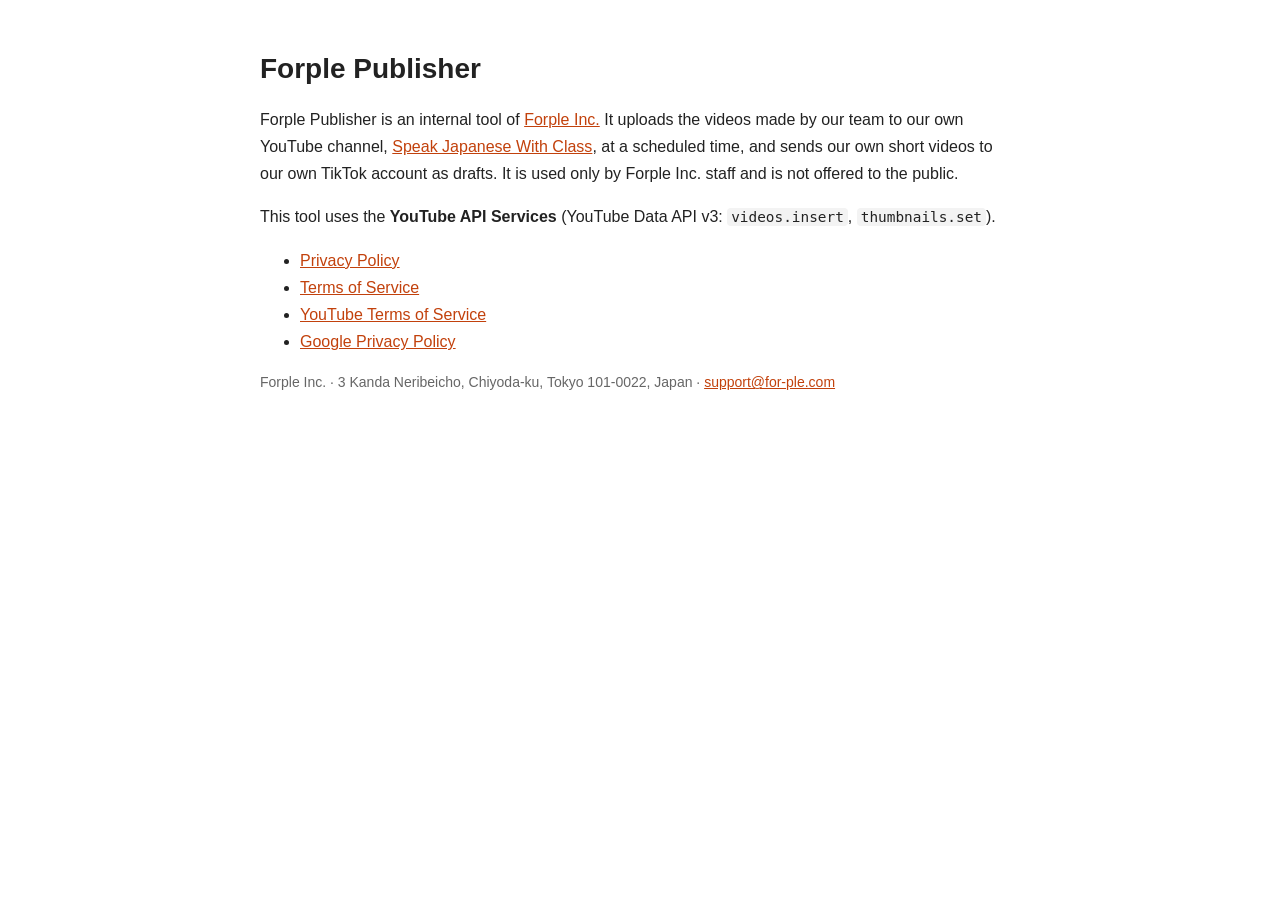
<file: forple-publisher/index.html>
<!doctype html>
<html lang="en">
<head>
<meta charset="utf-8">
<meta name="viewport" content="width=device-width, initial-scale=1">
<title>Forple Publisher</title>
<link rel="stylesheet" href="style.css">
</head>
<body>
<main>
<h1>Forple Publisher</h1>
<p>Forple Publisher is an internal tool of <a href="https://www.for-ple.com">Forple Inc.</a> It uploads the videos made by our team to our own YouTube channel, <a href="https://www.youtube.com/channel/UCQ0pbuGUclSQ4vWCokU-FYg">Speak Japanese With Class</a>, at a scheduled time, and sends our own short videos to our own TikTok account as drafts. It is used only by Forple Inc. staff and is not offered to the public.</p>
<p>This tool uses the <strong>YouTube API Services</strong> (YouTube Data API v3: <code>videos.insert</code>, <code>thumbnails.set</code>).</p>
<ul>
<li><a href="privacy.html">Privacy Policy</a></li>
<li><a href="terms.html">Terms of Service</a></li>
<li><a href="https://www.youtube.com/t/terms">YouTube Terms of Service</a></li>
<li><a href="https://policies.google.com/privacy">Google Privacy Policy</a></li>
</ul>
<p class="meta">Forple Inc. · 3 Kanda Neribeicho, Chiyoda-ku, Tokyo 101-0022, Japan · <a href="mailto:support@for-ple.com">support@for-ple.com</a></p>
</main>
</body>
</html>
</file>
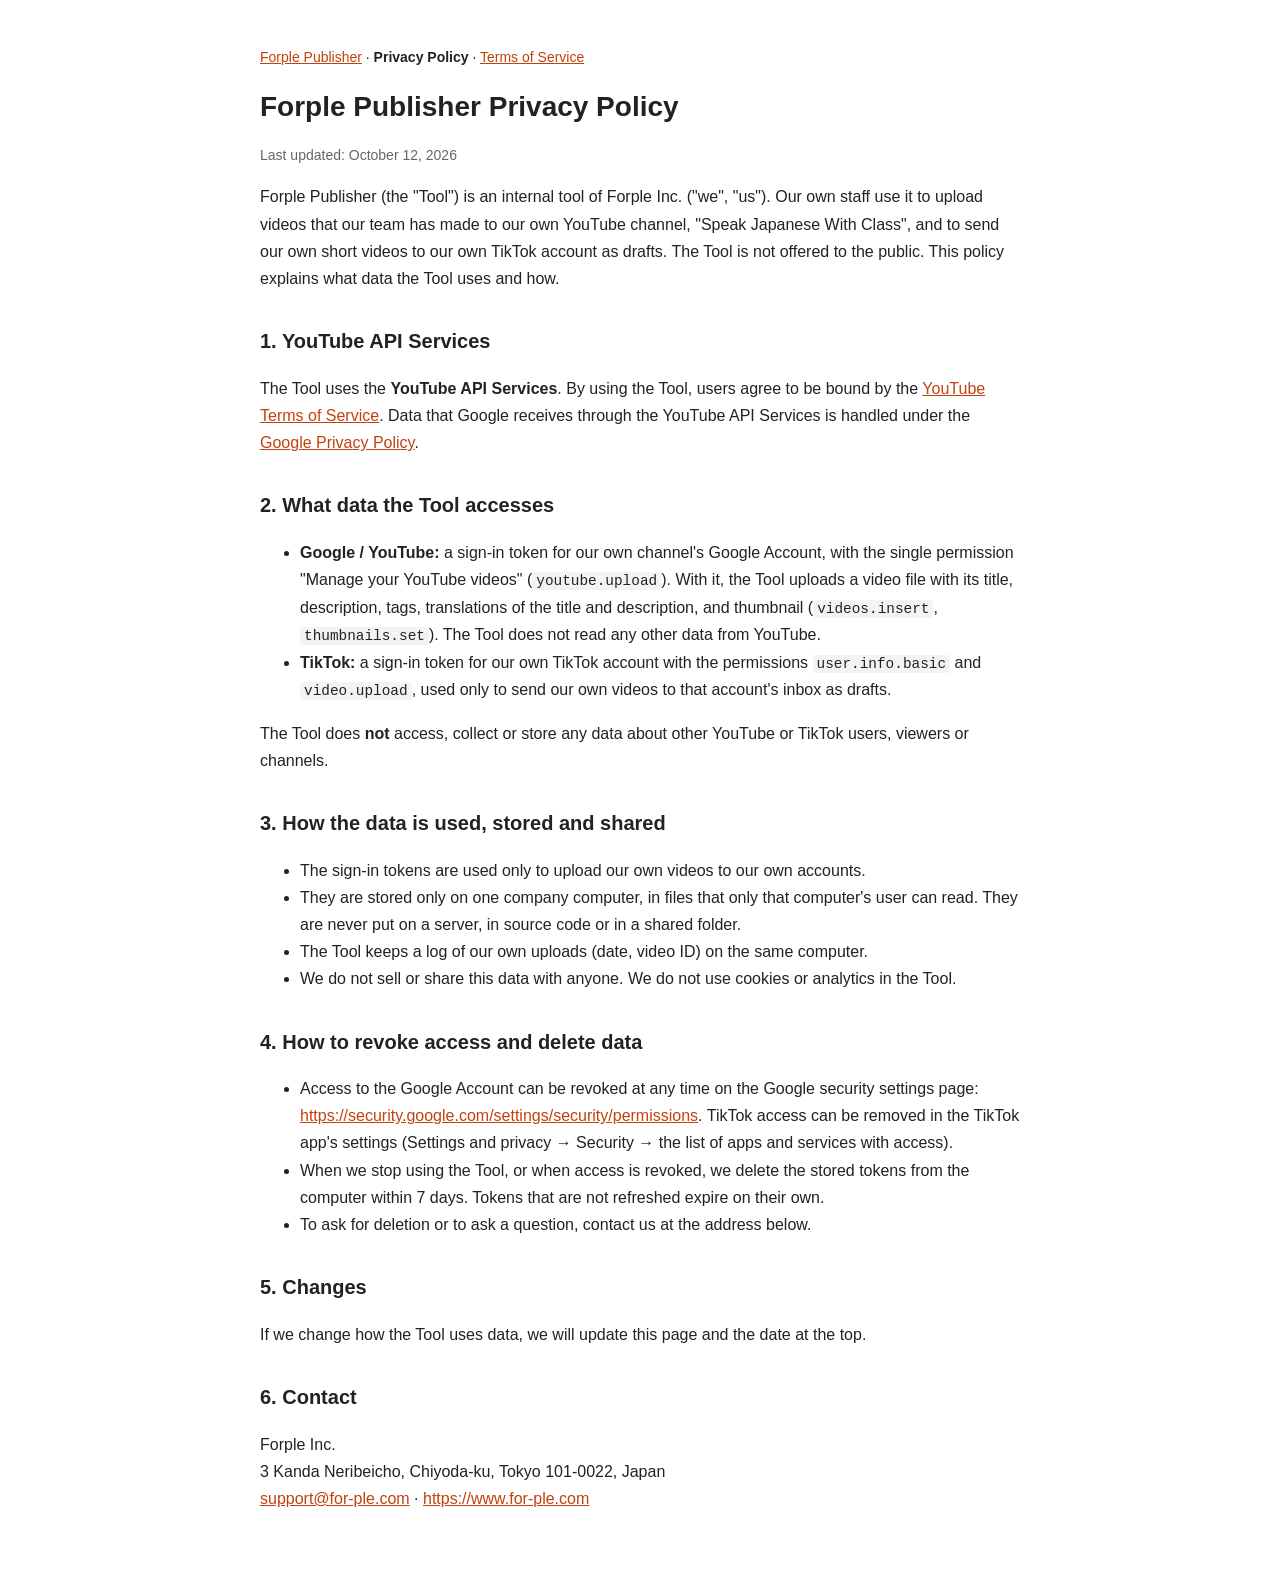
<file: forple-publisher/privacy.html>
<!doctype html>
<html lang="en">
<head>
<meta charset="utf-8">
<meta name="viewport" content="width=device-width, initial-scale=1">
<title>Forple Publisher – Privacy Policy</title>
<link rel="stylesheet" href="style.css">
</head>
<body>
<main>
<p class="nav"><a href="./">Forple Publisher</a> · <strong>Privacy Policy</strong> · <a href="terms.html">Terms of Service</a></p>
<h1>Forple Publisher Privacy Policy</h1>
<p class="meta">Last updated: October 12, 2026</p>

<p>Forple Publisher (the "Tool") is an internal tool of Forple Inc. ("we", "us"). Our own staff use it to upload videos that our team has made to our own YouTube channel, "Speak Japanese With Class", and to send our own short videos to our own TikTok account as drafts. The Tool is not offered to the public. This policy explains what data the Tool uses and how.</p>

<h2>1. YouTube API Services</h2>
<p>The Tool uses the <strong>YouTube API Services</strong>. By using the Tool, users agree to be bound by the <a href="https://www.youtube.com/t/terms">YouTube Terms of Service</a>. Data that Google receives through the YouTube API Services is handled under the <a href="https://policies.google.com/privacy">Google Privacy Policy</a>.</p>

<h2>2. What data the Tool accesses</h2>
<ul>
<li><strong>Google / YouTube:</strong> a sign-in token for our own channel's Google Account, with the single permission "Manage your YouTube videos" (<code>youtube.upload</code>). With it, the Tool uploads a video file with its title, description, tags, translations of the title and description, and thumbnail (<code>videos.insert</code>, <code>thumbnails.set</code>). The Tool does not read any other data from YouTube.</li>
<li><strong>TikTok:</strong> a sign-in token for our own TikTok account with the permissions <code>user.info.basic</code> and <code>video.upload</code>, used only to send our own videos to that account's inbox as drafts.</li>
</ul>
<p>The Tool does <strong>not</strong> access, collect or store any data about other YouTube or TikTok users, viewers or channels.</p>

<h2>3. How the data is used, stored and shared</h2>
<ul>
<li>The sign-in tokens are used only to upload our own videos to our own accounts.</li>
<li>They are stored only on one company computer, in files that only that computer's user can read. They are never put on a server, in source code or in a shared folder.</li>
<li>The Tool keeps a log of our own uploads (date, video ID) on the same computer.</li>
<li>We do not sell or share this data with anyone. We do not use cookies or analytics in the Tool.</li>
</ul>

<h2>4. How to revoke access and delete data</h2>
<ul>
<li>Access to the Google Account can be revoked at any time on the Google security settings page: <a href="https://security.google.com/settings/security/permissions">https://security.google.com/settings/security/permissions</a>. TikTok access can be removed in the TikTok app's settings (Settings and privacy → Security → the list of apps and services with access).</li>
<li>When we stop using the Tool, or when access is revoked, we delete the stored tokens from the computer within 7 days. Tokens that are not refreshed expire on their own.</li>
<li>To ask for deletion or to ask a question, contact us at the address below.</li>
</ul>

<h2>5. Changes</h2>
<p>If we change how the Tool uses data, we will update this page and the date at the top.</p>

<h2>6. Contact</h2>
<p>Forple Inc.<br>3 Kanda Neribeicho, Chiyoda-ku, Tokyo 101-0022, Japan<br><a href="mailto:support@for-ple.com">support@for-ple.com</a> · <a href="https://www.for-ple.com">https://www.for-ple.com</a></p>
</main>
</body>
</html>
</file>
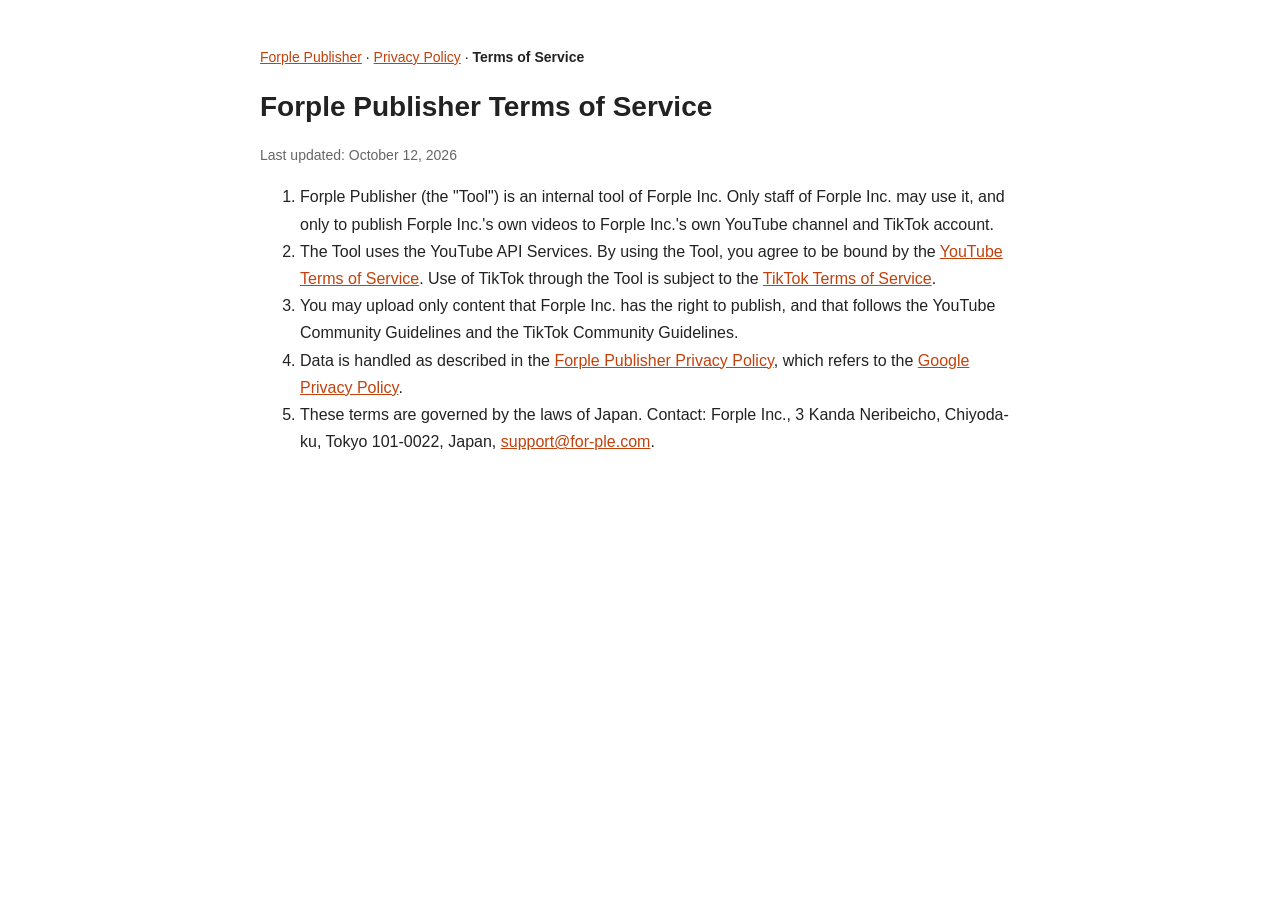
<file: forple-publisher/terms.html>
<!doctype html>
<html lang="en">
<head>
<meta charset="utf-8">
<meta name="viewport" content="width=device-width, initial-scale=1">
<title>Forple Publisher – Terms of Service</title>
<link rel="stylesheet" href="style.css">
</head>
<body>
<main>
<p class="nav"><a href="./">Forple Publisher</a> · <a href="privacy.html">Privacy Policy</a> · <strong>Terms of Service</strong></p>
<h1>Forple Publisher Terms of Service</h1>
<p class="meta">Last updated: October 12, 2026</p>

<ol>
<li>Forple Publisher (the "Tool") is an internal tool of Forple Inc. Only staff of Forple Inc. may use it, and only to publish Forple Inc.'s own videos to Forple Inc.'s own YouTube channel and TikTok account.</li>
<li>The Tool uses the YouTube API Services. By using the Tool, you agree to be bound by the <a href="https://www.youtube.com/t/terms">YouTube Terms of Service</a>. Use of TikTok through the Tool is subject to the <a href="https://www.tiktok.com/legal/terms-of-service">TikTok Terms of Service</a>.</li>
<li>You may upload only content that Forple Inc. has the right to publish, and that follows the YouTube Community Guidelines and the TikTok Community Guidelines.</li>
<li>Data is handled as described in the <a href="privacy.html">Forple Publisher Privacy Policy</a>, which refers to the <a href="https://policies.google.com/privacy">Google Privacy Policy</a>.</li>
<li>These terms are governed by the laws of Japan. Contact: Forple Inc., 3 Kanda Neribeicho, Chiyoda-ku, Tokyo 101-0022, Japan, <a href="mailto:support@for-ple.com">support@for-ple.com</a>.</li>
</ol>
</main>
</body>
</html>
</file>
<file: forple-publisher/style.css>
:root { color-scheme: light; }
body { margin: 0; background: #fff; color: #222; font: 16px/1.7 -apple-system, BlinkMacSystemFont, "Segoe UI", Roboto, sans-serif; }
main { max-width: 760px; margin: 0 auto; padding: 32px 16px 64px; }
h1 { font-size: 28px; line-height: 1.3; }
h2 { font-size: 20px; margin-top: 32px; }
a { color: #c2410c; }
code { background: #f3f3f3; padding: 1px 4px; border-radius: 4px; font-size: 0.9em; }
.nav { font-size: 14px; }
.meta { color: #666; font-size: 14px; }
</file>
